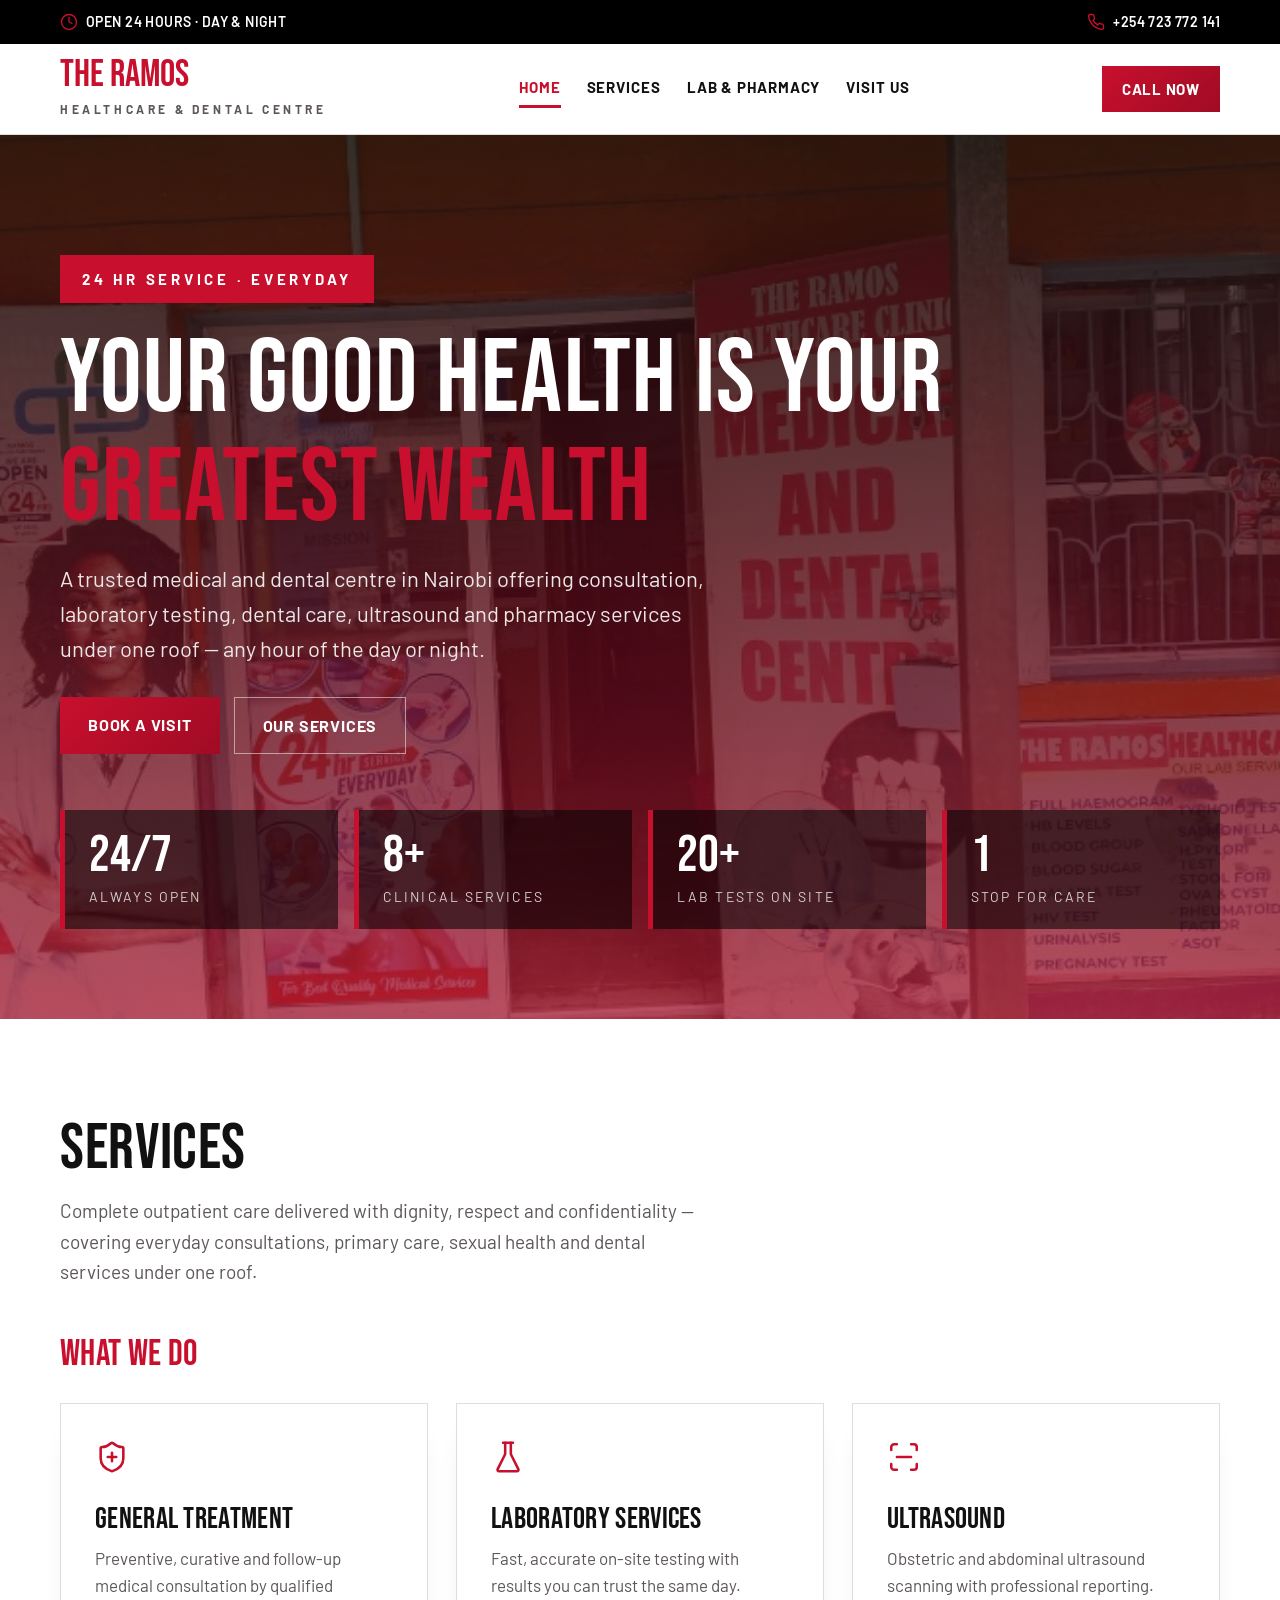
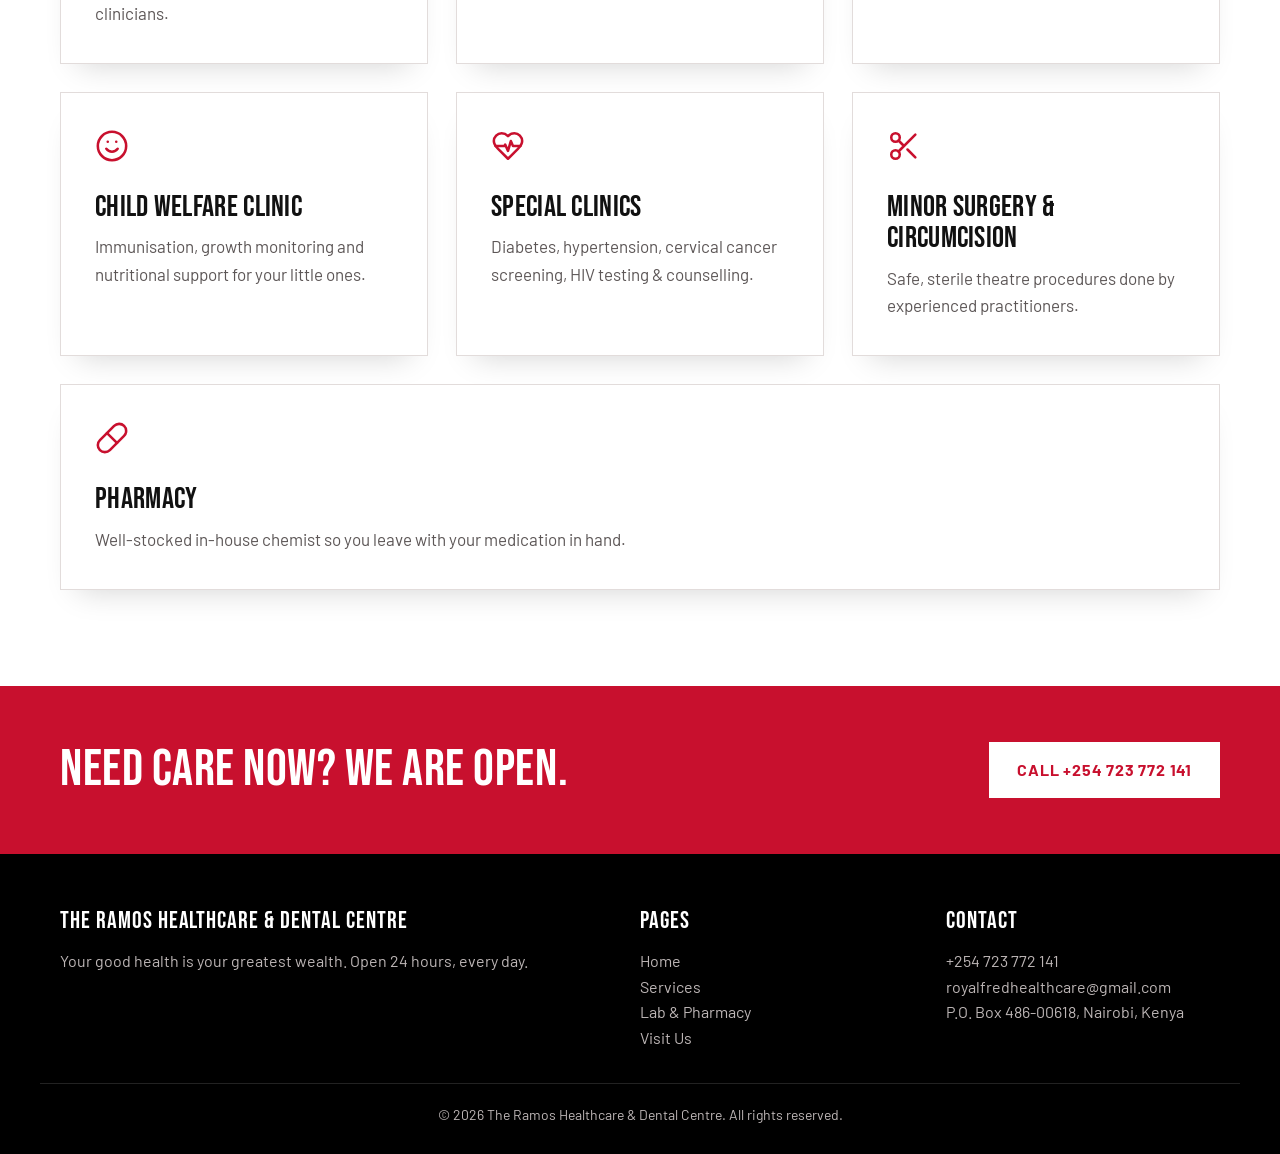
<file: index.html>
<!DOCTYPE html>
<html lang="en"><head><meta charset="utf-8"><meta name="viewport" content="width=device-width,initial-scale=1">
<title>Home | The Ramos Healthcare &amp; Dental Centre</title>
<meta name="description" content="24-hour medical and dental centre in Nairobi.">
<link rel="stylesheet" href="style.css"></head><body>
<main><div class="hero"><div class="wrap"><span class="tag">24 HR Service · Everyday</span>
<h1>Your good health is your <em>greatest wealth</em></h1>
<p>A trusted medical and dental centre in Nairobi offering consultation, laboratory testing, dental care, ultrasound and pharmacy services under one roof — any hour of the day or night.</p>
<div class="cta"><a class="btn" href="contact.html">Book a visit</a><a class="btn o" href="services.html">Our services</a></div>
<div class="stats"><div class="stat"><b>24/7</b><span>Always open</span></div><div class="stat"><b>8+</b><span>Clinical services</span></div><div class="stat"><b>20+</b><span>Lab tests on site</span></div><div class="stat"><b>1</b><span>Stop for care</span></div></div></div></div>
<section><div class="wrap"><div class="head"><h2>Services</h2><p>Complete outpatient care delivered with dignity, respect and confidentiality — covering everyday consultations, primary care, sexual health and dental services under one roof.</p></div><h3 class="sub">What we do</h3><div class="grid">
<div class="card"><svg class="i"><use href="#shield"/></svg><h3>General Treatment</h3><p>Preventive, curative and follow-up medical consultation by qualified clinicians.</p></div>
<div class="card"><svg class="i"><use href="#flask"/></svg><h3>Laboratory Services</h3><p>Fast, accurate on-site testing with results you can trust the same day.</p></div>
<div class="card"><svg class="i"><use href="#scan"/></svg><h3>Ultrasound</h3><p>Obstetric and abdominal ultrasound scanning with professional reporting.</p></div>
<div class="card"><svg class="i"><use href="#smile"/></svg><h3>Child Welfare Clinic</h3><p>Immunisation, growth monitoring and nutritional support for your little ones.</p></div>
<div class="card"><svg class="i"><use href="#heart"/></svg><h3>Special Clinics</h3><p>Diabetes, hypertension, cervical cancer screening, HIV testing &amp; counselling.</p></div>
<div class="card"><svg class="i"><use href="#cut"/></svg><h3>Minor Surgery &amp; Circumcision</h3><p>Safe, sterile theatre procedures done by experienced practitioners.</p></div>
<div class="card"><svg class="i"><use href="#pill"/></svg><h3>Pharmacy</h3><p>Well-stocked in-house chemist so you leave with your medication in hand.</p></div></div></div></section>
<div class="band"><div class="wrap"><h2>Need care now? We are open.</h2><a class="btn" href="tel:+254723772141">Call +254 723 772 141</a></div></div></main>
<script src="site.js"></script></body></html>
</file>
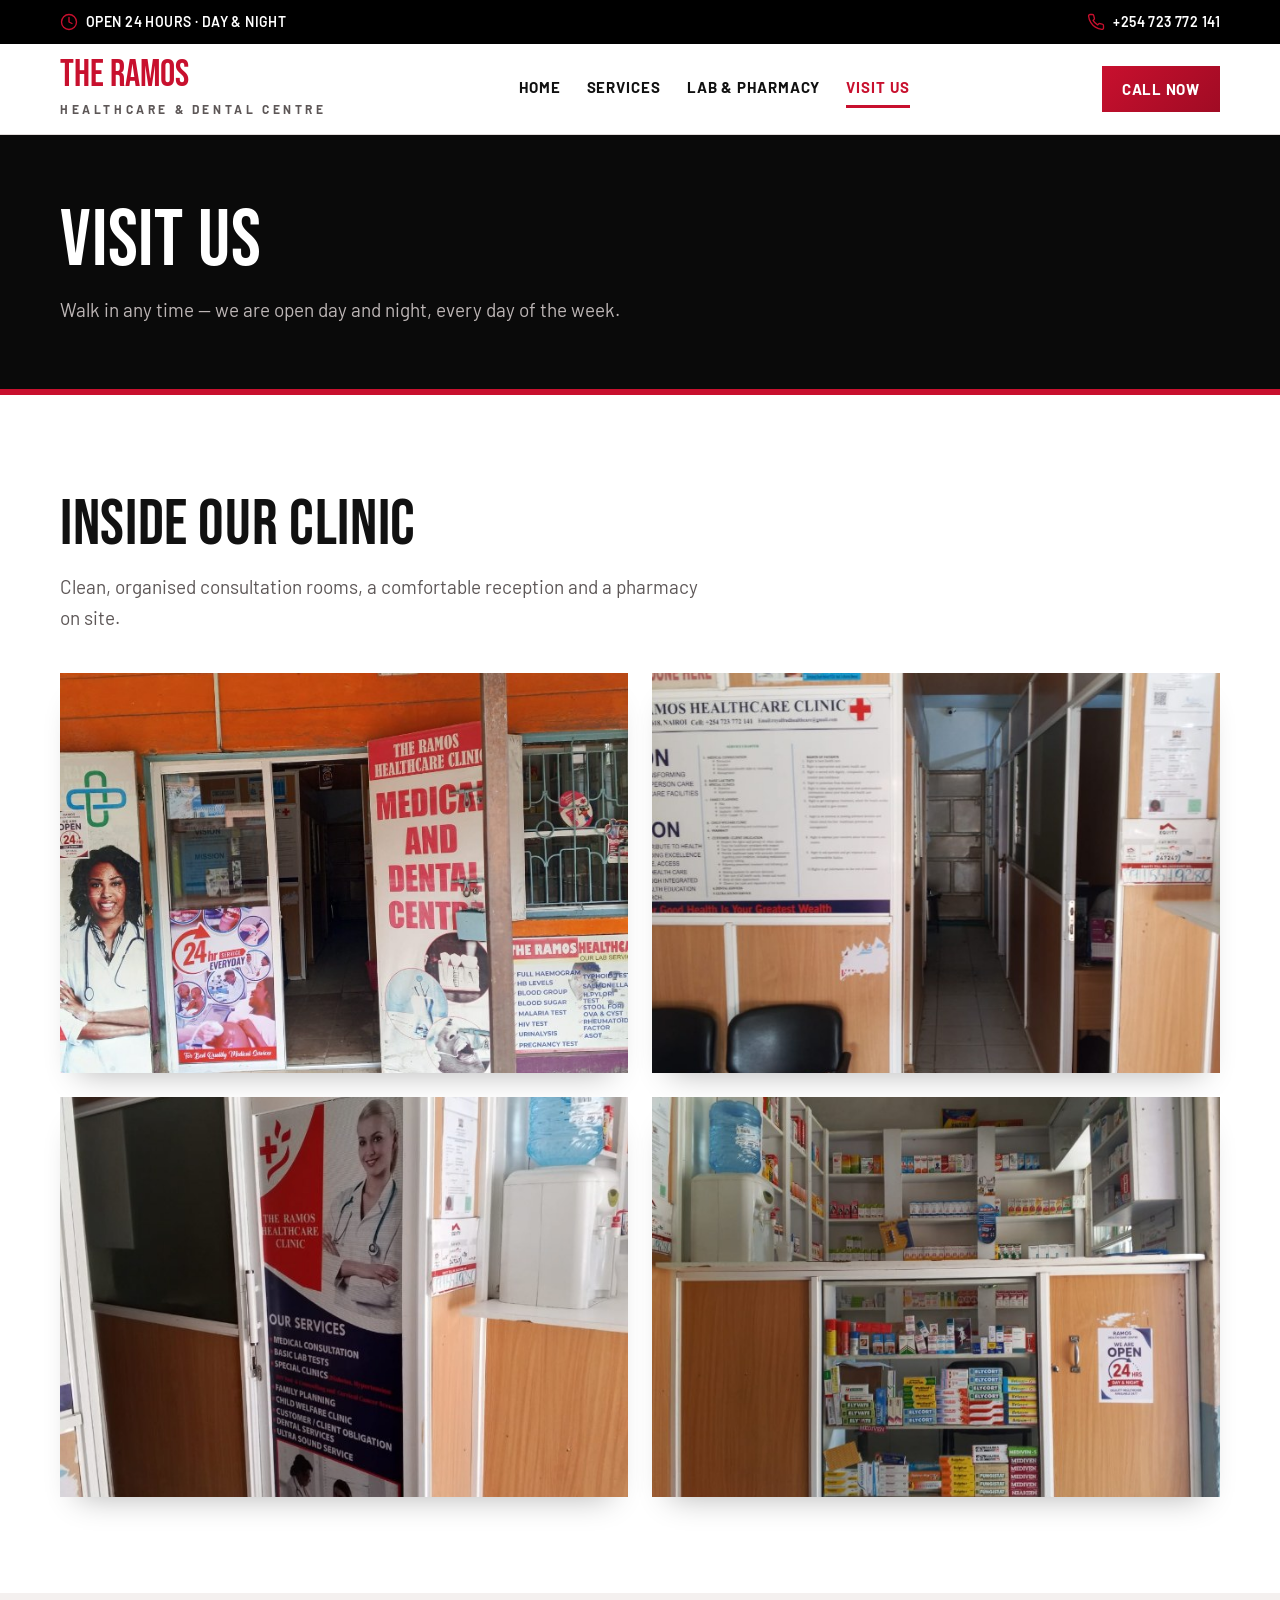
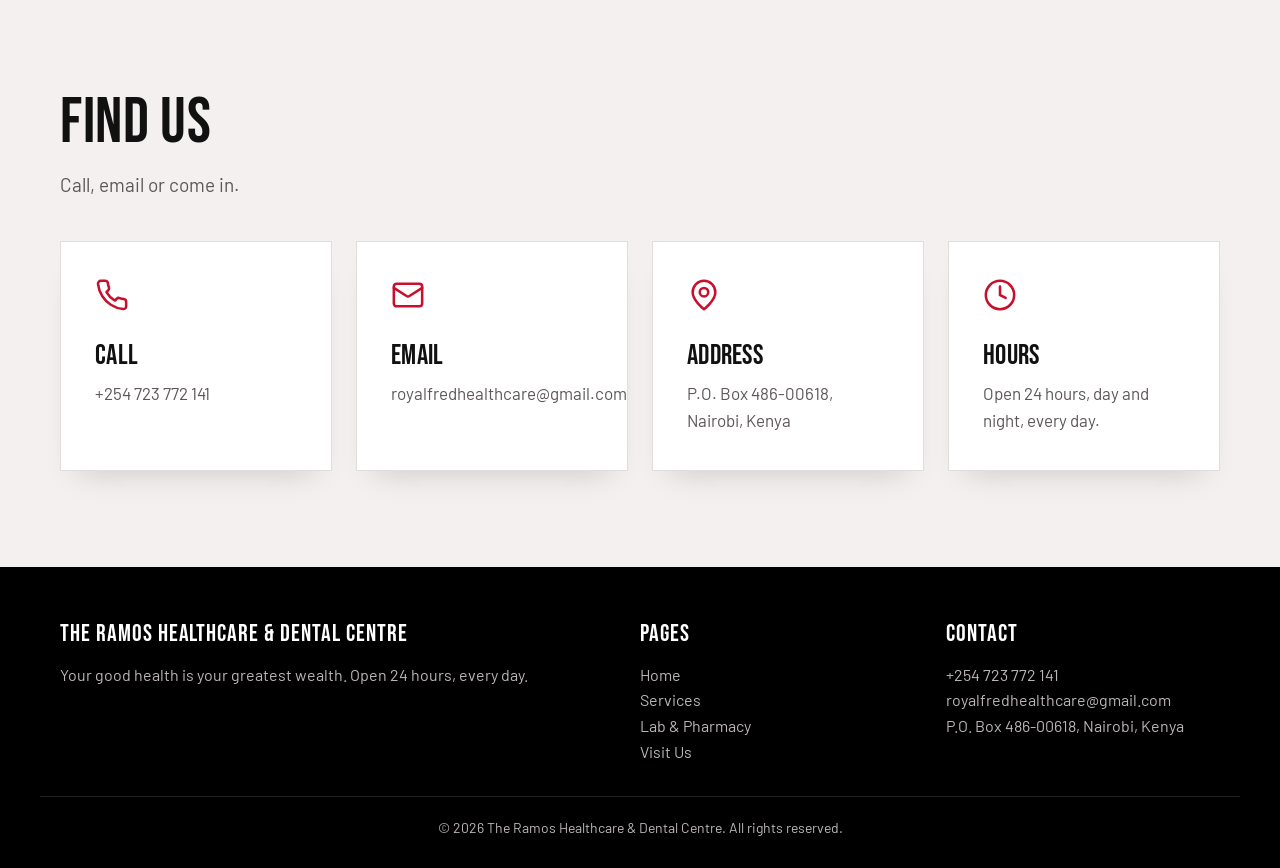
<file: contact.html>
<!DOCTYPE html>
<html lang="en"><head><meta charset="utf-8"><meta name="viewport" content="width=device-width,initial-scale=1">
<title>Visit Us | The Ramos Healthcare &amp; Dental Centre</title>
<meta name="description" content="Contact details, address and clinic photos.">
<link rel="stylesheet" href="style.css"></head><body>
<main><div class="pagehead"><div class="wrap"><h1>Visit us</h1><p>Walk in any time — we are open day and night, every day of the week.</p></div></div>
<section><div class="wrap"><div class="head"><h2>Inside our clinic</h2><p>Clean, organised consultation rooms, a comfortable reception and a pharmacy on site.</p></div><div class="gal"><img src="images/clinic-front.jpg" alt="Clinic entrance" loading="lazy"><img src="images/reception.jpg" alt="Reception and waiting area" loading="lazy"><img src="images/poster-door.jpg" alt="Services poster at the consultation room door" loading="lazy"><img src="images/pharmacy.jpg" alt="On-site pharmacy" loading="lazy"></div></div></section>

<section class="grey"><div class="wrap"><div class="head"><h2>Find us</h2><p>Call, email or come in.</p></div><div class="contact">
<div class="card"><svg class="i"><use href="#phone"/></svg><h3>Call</h3><p><a href="tel:+254723772141">+254 723 772 141</a></p></div>
<div class="card"><svg class="i"><use href="#mail"/></svg><h3>Email</h3><p><a href="mailto:royalfredhealthcare@gmail.com">royalfredhealthcare@gmail.com</a></p></div>
<div class="card"><svg class="i"><use href="#pin"/></svg><h3>Address</h3><p>P.O. Box 486-00618, Nairobi, Kenya</p></div>
<div class="card"><svg class="i"><use href="#clock"/></svg><h3>Hours</h3><p>Open 24 hours, day and night, every day.</p></div></div></div></section>
</main>
<script src="site.js"></script></body></html>
</file>
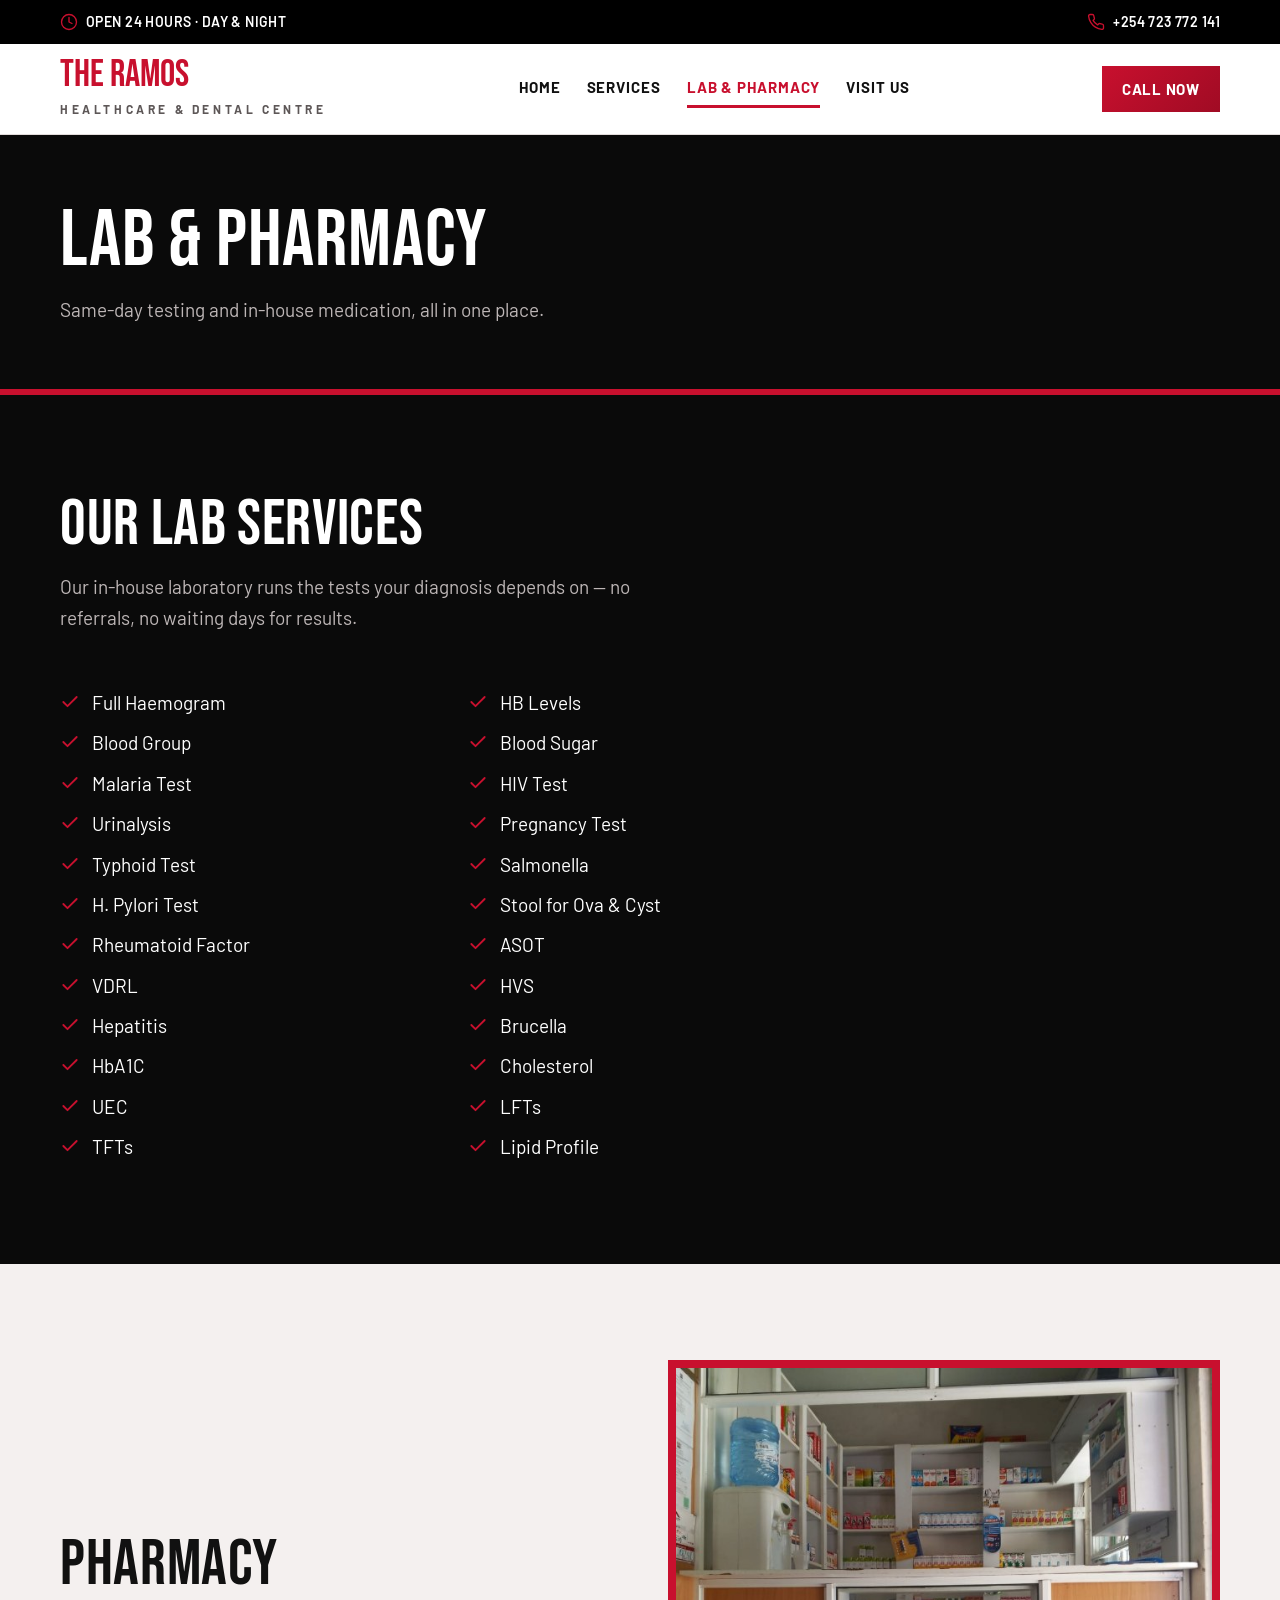
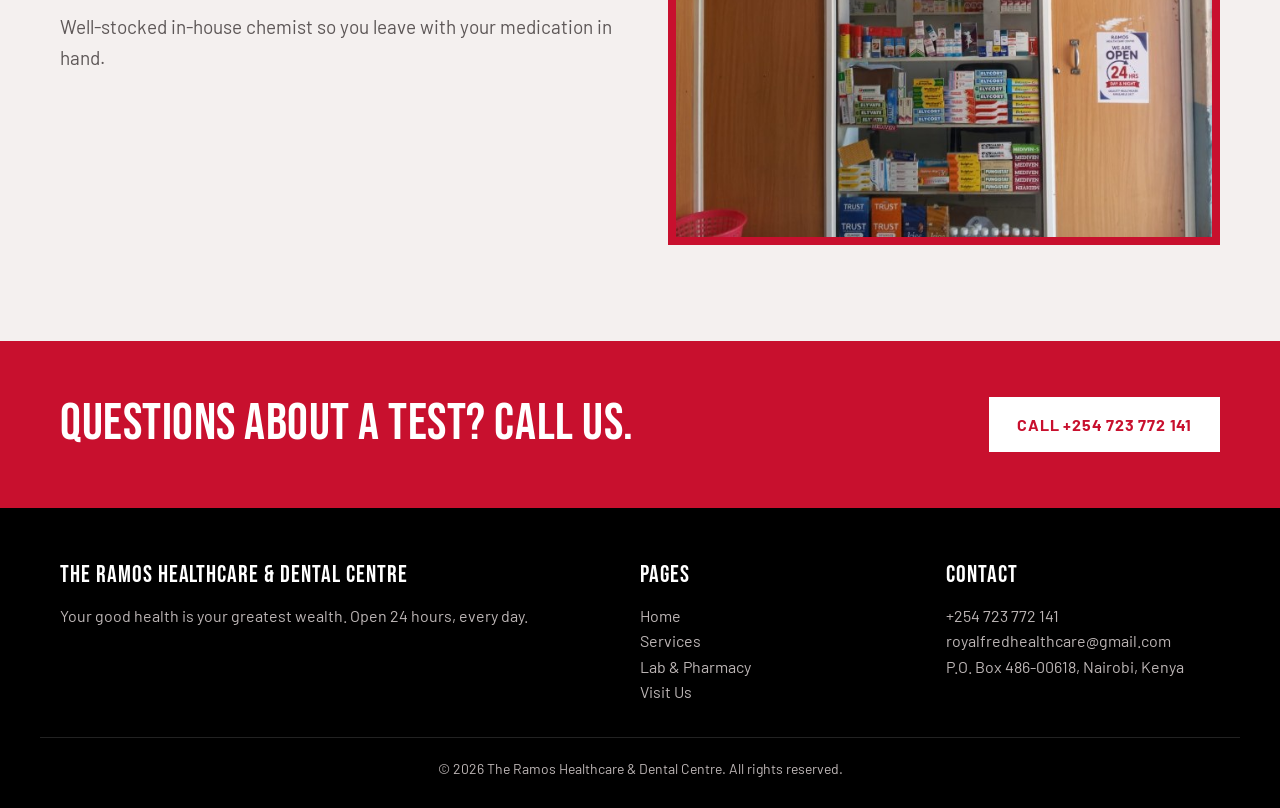
<file: lab.html>
<!DOCTYPE html>
<html lang="en"><head><meta charset="utf-8"><meta name="viewport" content="width=device-width,initial-scale=1">
<title>Lab &amp; Pharmacy | The Ramos Healthcare &amp; Dental Centre</title>
<meta name="description" content="On-site laboratory tests and pharmacy.">
<link rel="stylesheet" href="style.css"></head><body>
<main><div class="pagehead"><div class="wrap"><h1>Lab &amp; pharmacy</h1><p>Same-day testing and in-house medication, all in one place.</p></div></div>
<section class="dark"><div class="wrap"><div class="head"><h2>Our lab services</h2><p>Our in-house laboratory runs the tests your diagnosis depends on — no referrals, no waiting days for results.</p></div><div class="labs"><ul class="ck"><li>Full Haemogram</li><li>Blood Group</li><li>Malaria Test</li><li>Urinalysis</li><li>Typhoid Test</li><li>H. Pylori Test</li><li>Rheumatoid Factor</li><li>VDRL</li><li>Hepatitis</li><li>HbA1C</li><li>UEC</li><li>TFTs</li></ul><ul class="ck"><li>HB Levels</li><li>Blood Sugar</li><li>HIV Test</li><li>Pregnancy Test</li><li>Salmonella</li><li>Stool for Ova &amp; Cyst</li><li>ASOT</li><li>HVS</li><li>Brucella</li><li>Cholesterol</li><li>LFTs</li><li>Lipid Profile</li></ul></div></div></section>

<section class="grey"><div class="wrap split"><div class="head"><h2>Pharmacy</h2><p>Well-stocked in-house chemist so you leave with your medication in hand.</p></div><img class="shot" src="images/pharmacy.jpg" alt="Our on-site pharmacy shelves" loading="lazy"></div></section>
<div class="band"><div class="wrap"><h2>Questions about a test? Call us.</h2><a class="btn" href="tel:+254723772141">Call +254 723 772 141</a></div></div></main>
<script src="site.js"></script></body></html>
</file>
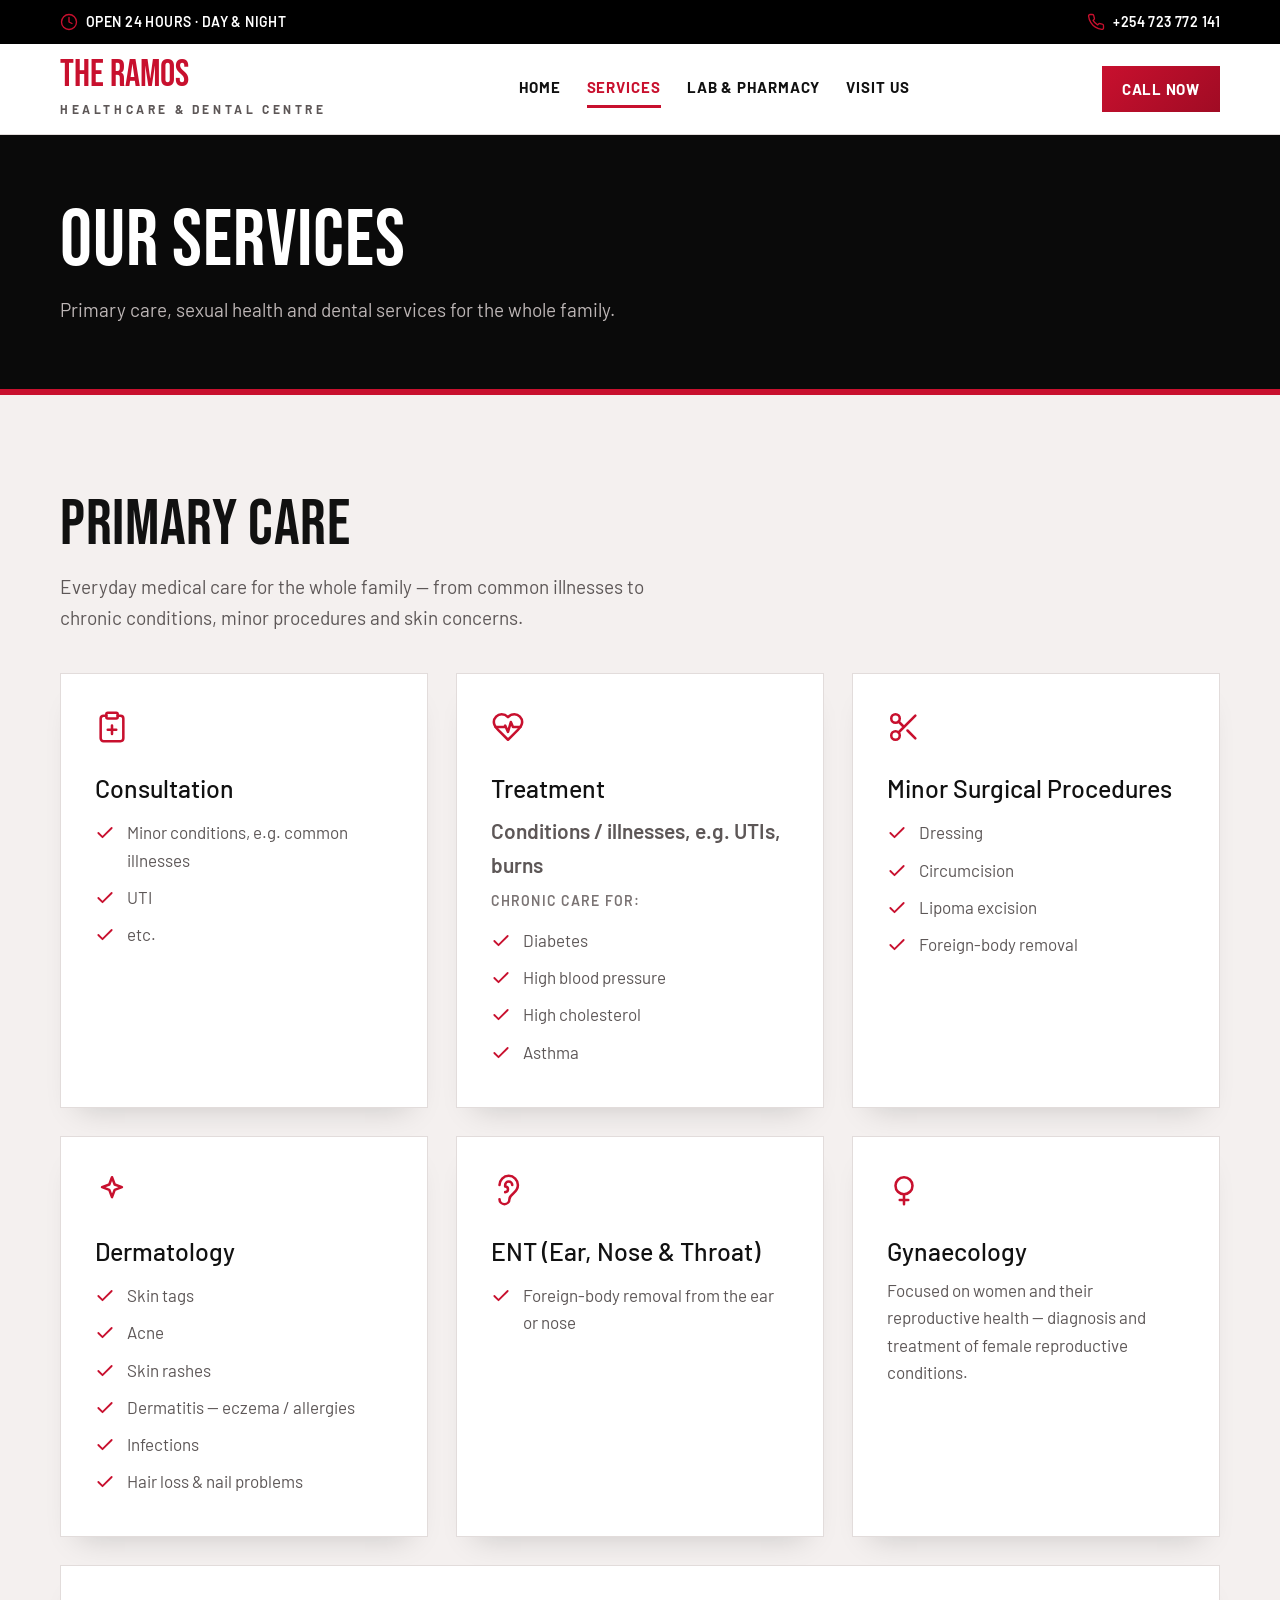
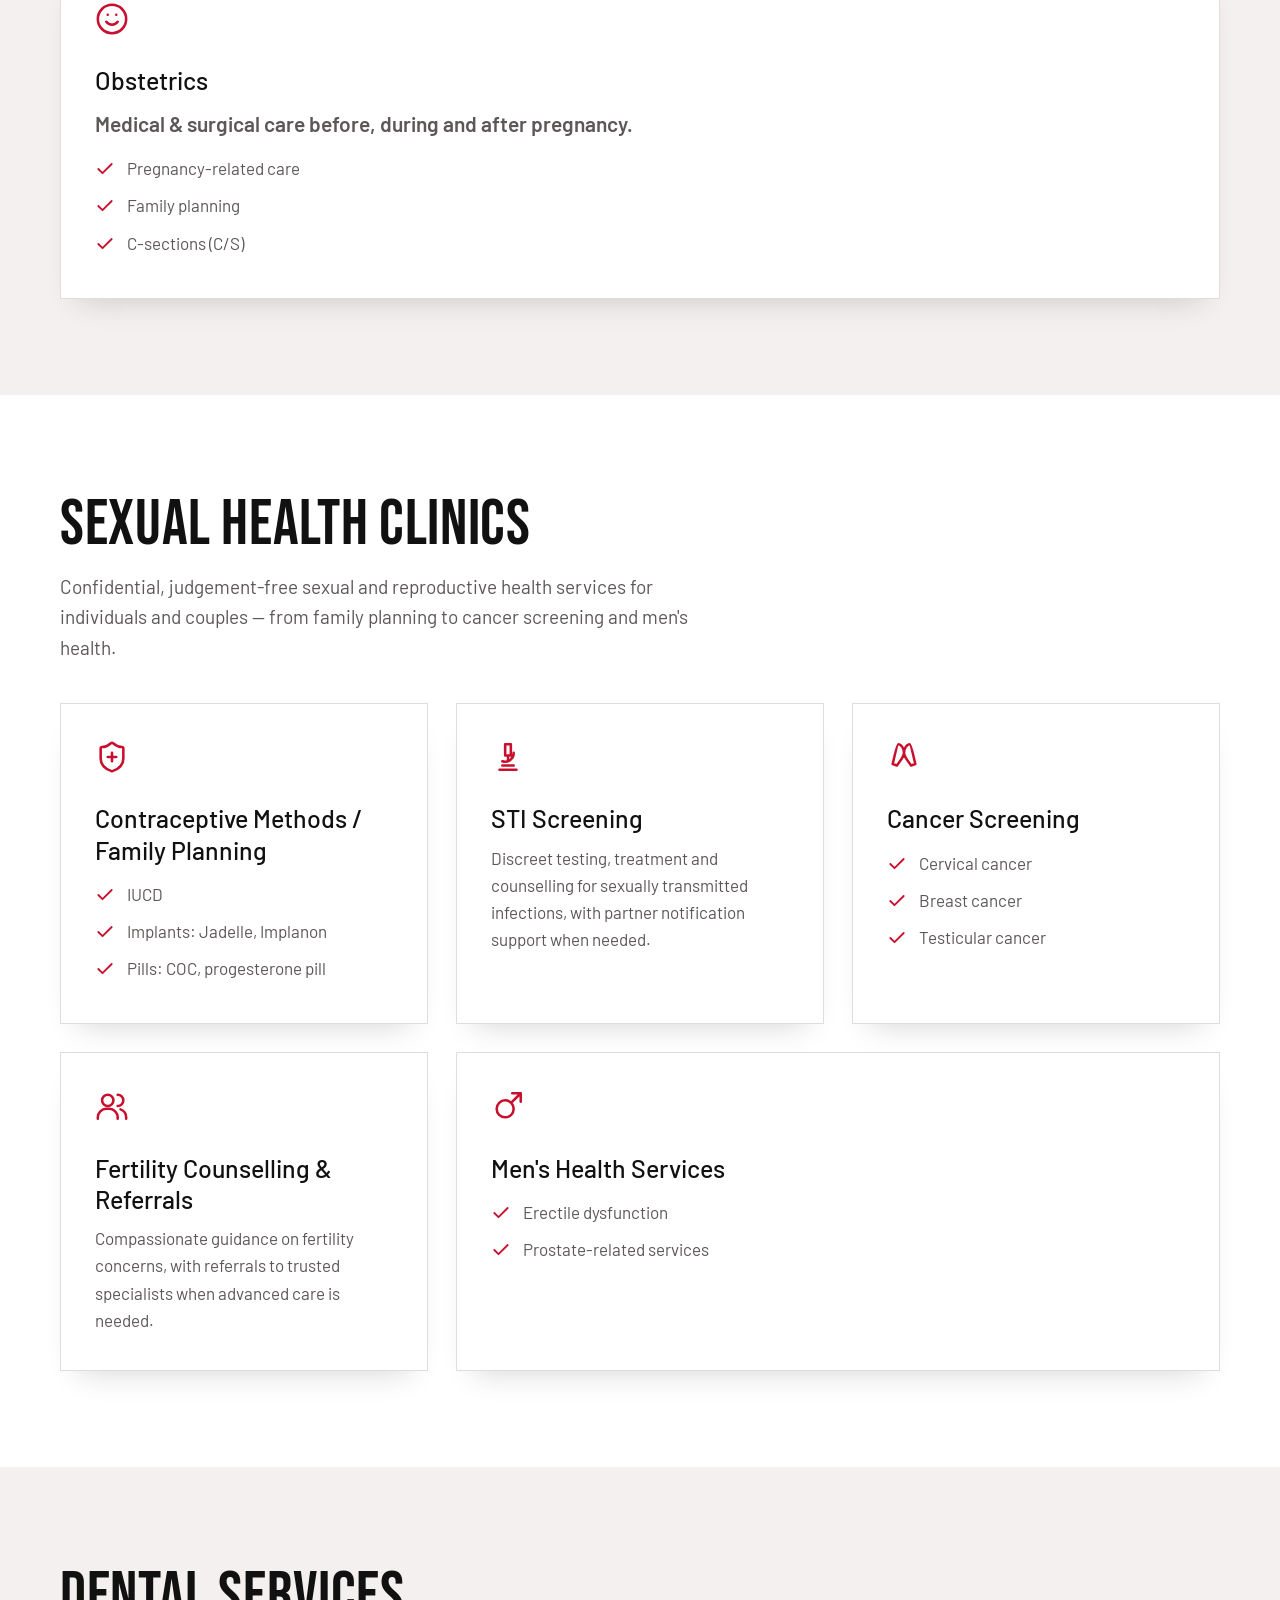
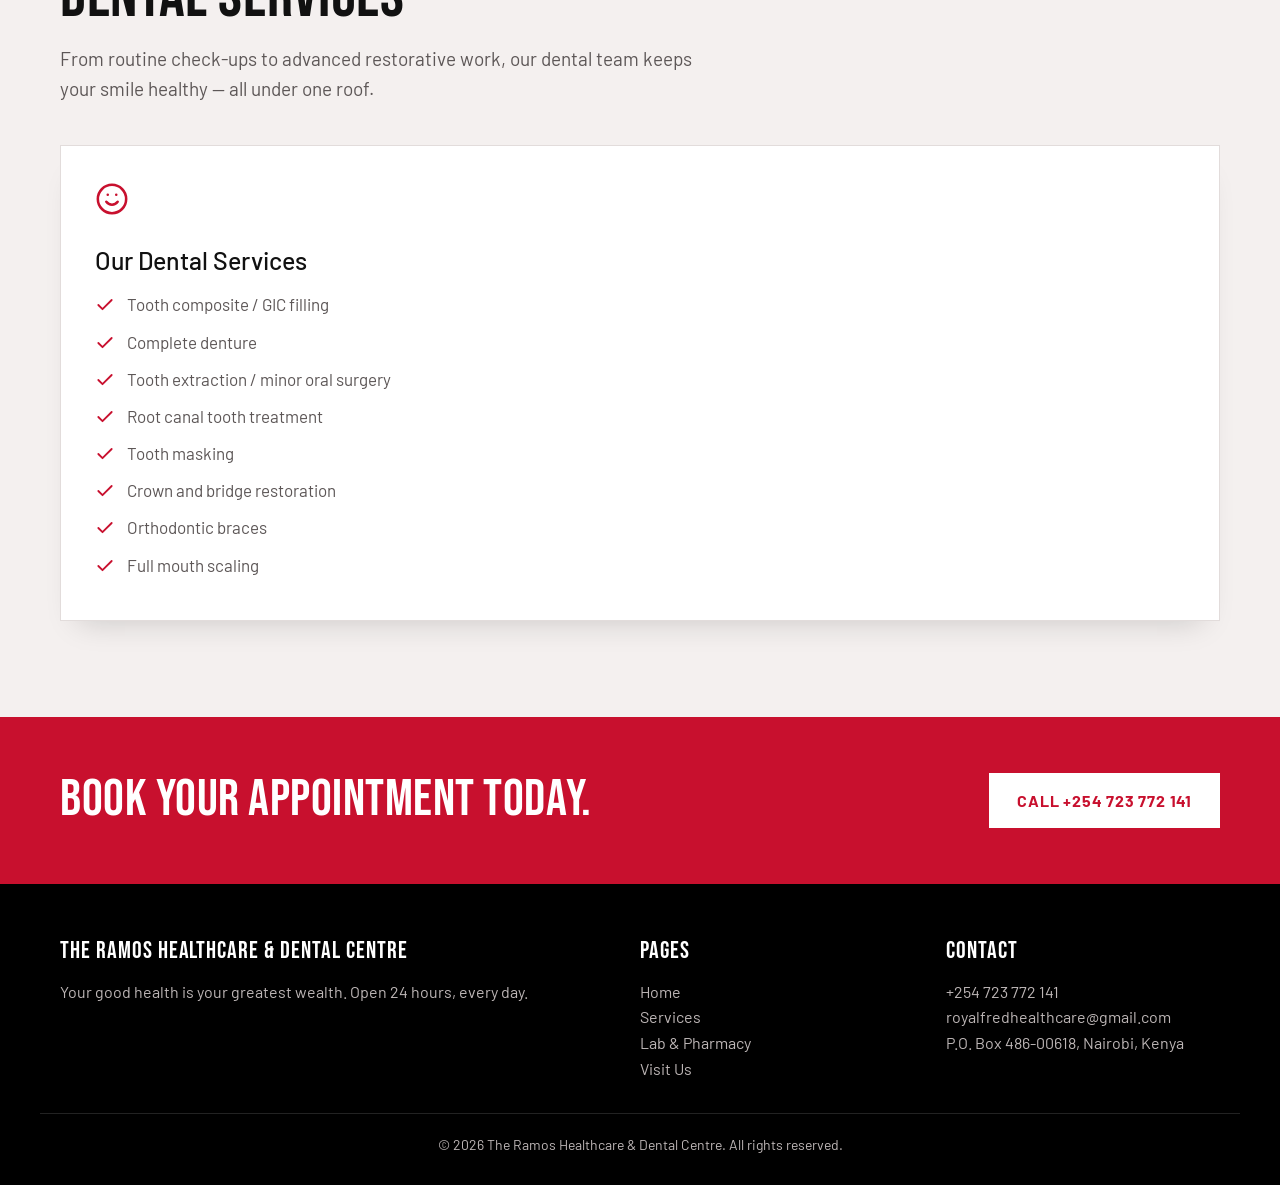
<file: services.html>
<!DOCTYPE html>
<html lang="en"><head><meta charset="utf-8"><meta name="viewport" content="width=device-width,initial-scale=1">
<title>Services | The Ramos Healthcare &amp; Dental Centre</title>
<meta name="description" content="Primary care, sexual health and dental services.">
<link rel="stylesheet" href="style.css"></head><body>
<main><div class="pagehead"><div class="wrap"><h1>Our services</h1><p>Primary care, sexual health and dental services for the whole family.</p></div></div>
<section class="grey"><div class="wrap"><div class="head"><h2>Primary care</h2><p>Everyday medical care for the whole family — from common illnesses to chronic conditions, minor procedures and skin concerns.</p></div><div class="grid">
<div class="card plain"><svg class="i"><use href="#clip"/></svg><h3>Consultation</h3><ul class="ck"><li>Minor conditions, e.g. common illnesses</li><li>UTI</li><li>etc.</li></ul></div>
<div class="card plain"><svg class="i"><use href="#heart"/></svg><h3>Treatment</h3><h4>Conditions / illnesses, e.g. UTIs, burns</h4><div class="cl">Chronic care for:</div><ul class="ck"><li>Diabetes</li><li>High blood pressure</li><li>High cholesterol</li><li>Asthma</li></ul></div>
<div class="card plain"><svg class="i"><use href="#cut"/></svg><h3>Minor Surgical Procedures</h3><ul class="ck"><li>Dressing</li><li>Circumcision</li><li>Lipoma excision</li><li>Foreign-body removal</li></ul></div>
<div class="card plain"><svg class="i"><use href="#spark"/></svg><h3>Dermatology</h3><ul class="ck"><li>Skin tags</li><li>Acne</li><li>Skin rashes</li><li>Dermatitis — eczema / allergies</li><li>Infections</li><li>Hair loss &amp; nail problems</li></ul></div>
<div class="card plain"><svg class="i"><use href="#ear"/></svg><h3>ENT (Ear, Nose &amp; Throat)</h3><ul class="ck"><li>Foreign-body removal from the ear or nose</li></ul></div>
<div class="card plain"><svg class="i"><use href="#venus"/></svg><h3>Gynaecology</h3><p>Focused on women and their reproductive health — diagnosis and treatment of female reproductive conditions.</p></div>
<div class="card plain"><svg class="i"><use href="#smile"/></svg><h3>Obstetrics</h3><h4>Medical &amp; surgical care before, during and after pregnancy.</h4><ul class="ck"><li>Pregnancy-related care</li><li>Family planning</li><li>C-sections (C/S)</li></ul></div></div></div></section>

<section><div class="wrap"><div class="head"><h2>Sexual health clinics</h2><p>Confidential, judgement-free sexual and reproductive health services for individuals and couples — from family planning to cancer screening and men's health.</p></div><div class="grid">
<div class="card plain"><svg class="i"><use href="#shield"/></svg><h3>Contraceptive Methods / Family Planning</h3><ul class="ck"><li>IUCD</li><li>Implants: Jadelle, Implanon</li><li>Pills: COC, progesterone pill</li></ul></div>
<div class="card plain"><svg class="i"><use href="#micro"/></svg><h3>STI Screening</h3><p>Discreet testing, treatment and counselling for sexually transmitted infections, with partner notification support when needed.</p></div>
<div class="card plain"><svg class="i"><use href="#ribbon"/></svg><h3>Cancer Screening</h3><ul class="ck"><li>Cervical cancer</li><li>Breast cancer</li><li>Testicular cancer</li></ul></div>
<div class="card plain"><svg class="i"><use href="#users"/></svg><h3>Fertility Counselling &amp; Referrals</h3><p>Compassionate guidance on fertility concerns, with referrals to trusted specialists when advanced care is needed.</p></div>
<div class="card plain"><svg class="i"><use href="#mars"/></svg><h3>Men's Health Services</h3><ul class="ck"><li>Erectile dysfunction</li><li>Prostate-related services</li></ul></div></div></div></section>

<section class="grey"><div class="wrap"><div class="head"><h2>Dental services</h2><p>From routine check-ups to advanced restorative work, our dental team keeps your smile healthy — all under one roof.</p></div><div class="grid one">
<div class="card plain"><svg class="i"><use href="#smile"/></svg><h3>Our Dental Services</h3><ul class="ck"><li>Tooth composite / GIC filling</li><li>Complete denture</li><li>Tooth extraction / minor oral surgery</li><li>Root canal tooth treatment</li><li>Tooth masking</li><li>Crown and bridge restoration</li><li>Orthodontic braces</li><li>Full mouth scaling</li></ul></div></div></div></section>
<div class="band"><div class="wrap"><h2>Book your appointment today.</h2><a class="btn" href="tel:+254723772141">Call +254 723 772 141</a></div></div></main>
<script src="site.js"></script></body></html>
</file>
<file: style.css>
@import url('https://fonts.googleapis.com/css2?family=Barlow:wght@400;500;600;700&family=Bebas+Neue&display=swap');
:root{--tick:url("data:image/svg+xml,%3Csvg xmlns='http://www.w3.org/2000/svg' viewBox='0 0 24 24' fill='none' stroke='black' stroke-width='2.2' stroke-linecap='round' stroke-linejoin='round'%3E%3Cpath d='M20 6 9 17l-5-5'/%3E%3C/svg%3E");--red:#c8102e;--red-d:#a00b24;--black:#0a0a0a;--ink:#111;--mute:#5d5757;--grey:#f4f0ef;--line:#e2dcdb}
*{box-sizing:border-box;margin:0;padding:0}
html{scroll-behavior:smooth}
body{font-family:'Barlow',system-ui,sans-serif;color:var(--ink);background:#fff;line-height:1.6;font-size:17px}
img{max-width:100%;display:block}
a{color:inherit;text-decoration:none}
h1,h2,h3{font-family:'Bebas Neue',Impact,sans-serif;font-weight:400;line-height:1.05;letter-spacing:.01em}
.wrap{max-width:1200px;margin:0 auto;padding:0 20px}
.topbar{background:#000;color:#fff;font-weight:600;font-size:14px;letter-spacing:.03em;text-transform:uppercase}
.topbar .wrap{display:flex;justify-content:space-between;align-items:center;gap:10px;padding-top:11px;padding-bottom:11px}
.topbar span,.topbar a{display:flex;align-items:center;gap:8px;white-space:nowrap}
.topbar svg{color:var(--red);width:18px;height:18px;flex:none}
header{background:#fff;border-bottom:1px solid var(--line);position:sticky;top:0;z-index:50}
header .wrap{display:flex;align-items:center;justify-content:space-between;gap:14px;padding-top:12px;padding-bottom:12px}
.logo{display:block}
.logo b{font-family:'Bebas Neue',sans-serif;font-weight:400;font-size:38px;color:var(--red);line-height:1;display:block}
.logo small{font-weight:700;font-size:12px;letter-spacing:.3em;color:var(--mute);text-transform:uppercase}
nav{display:flex;align-items:center;gap:26px}
nav a.l{font-weight:700;text-transform:uppercase;letter-spacing:.06em;font-size:15px;padding:6px 0;border-bottom:3px solid transparent}
nav a.l:hover,nav a.l.on{border-color:var(--red);color:var(--red)}
.btn{display:inline-block;background:linear-gradient(135deg,var(--red),var(--red-d));color:#fff;font-weight:700;text-transform:uppercase;letter-spacing:.05em;padding:15px 28px;border:0;cursor:pointer;font-size:16px}
.btn:hover{background:var(--black)}
.btn.o{background:transparent;border:1px solid rgba(255,255,255,.5)}
.btn.o:hover{background:#fff;color:var(--black)}
.btn.sm{padding:11px 20px;font-size:15px}
.menu{display:none;background:none;border:1px solid var(--line);width:44px;height:44px;cursor:pointer}
.menu span{display:block;width:20px;height:2px;background:var(--ink);margin:5px auto}
a:focus-visible,button:focus-visible{outline:3px solid var(--red);outline-offset:2px}
.hero{position:relative;color:#fff;background:#222 url(images/clinic-front.jpg) center/cover;padding:120px 0 90px}
.hero:before{content:"";position:absolute;inset:0;background:linear-gradient(180deg,rgba(10,10,10,.78),rgba(160,11,36,.72))}
.hero .wrap{position:relative}
.tag{display:inline-block;background:var(--red);color:#fff;font-weight:700;letter-spacing:.25em;text-transform:uppercase;padding:12px 22px;font-size:15px}
.hero h1{font-size:clamp(52px,9vw,104px);margin:22px 0 18px;max-width:820px}
.hero h1 em{font-style:normal;color:var(--red)}
.hero p{font-size:20px;max-width:620px;color:#ece6e6}
.cta{display:flex;flex-wrap:wrap;gap:14px;margin-top:30px}
.stats{display:grid;grid-template-columns:repeat(4,1fr);gap:16px;margin-top:56px}
.stat{background:rgba(0,0,0,.55);border-left:5px solid var(--red);padding:20px 24px}
.stat b{font-family:'Bebas Neue',sans-serif;font-weight:400;font-size:52px;line-height:1;display:block}
.stat span{text-transform:uppercase;letter-spacing:.15em;font-size:14px;color:#d6cfcf}
section{padding:80px 0}
.grey{background:var(--grey)}
.dark{background:var(--black);color:#fff}
.head h2{font-size:clamp(40px,6vw,64px)}
.head p{color:var(--mute);font-size:19px;max-width:640px;margin-top:14px}
.dark .head p{color:#bdb6b6}
.sub{color:var(--red);font-size:36px;margin:48px 0 -10px}
.grid{display:grid;grid-template-columns:repeat(3,1fr);gap:28px;margin-top:40px}
.grid>.card:last-child:nth-child(3n+1){grid-column:span 3}
.grid>.card:last-child:nth-child(3n+2){grid-column:span 2}
.grid.one{grid-template-columns:minmax(0,680px)}
.grid.one>.card{grid-column:auto}
.card{background:#fff;border:1px solid var(--line);padding:32px 30px;box-shadow:0 18px 30px -18px rgba(0,0,0,.18)}
.card svg.i{width:34px;height:34px;color:var(--red);margin-bottom:22px}
.card h3{font-size:30px;margin-bottom:10px}
.card h4{font-weight:600;font-size:21px;margin-bottom:8px;color:var(--mute)}
.card p{color:var(--mute)}
.card .cl{font-size:14px;font-weight:600;letter-spacing:.08em;text-transform:uppercase;color:#7b7474;margin:6px 0}
.ck{list-style:none;margin-top:10px}
.ck li{display:flex;gap:12px;padding:5px 0;color:var(--mute)}
.ck li:before{content:'';flex:none;width:20px;height:20px;margin-top:4px;background:var(--red);-webkit-mask:var(--tick) center/contain no-repeat;mask:var(--tick) center/contain no-repeat}
.card.plain h3{font-family:'Barlow',sans-serif;font-weight:500;font-size:25px;line-height:1.25;letter-spacing:0}
.labs{display:grid;grid-template-columns:repeat(2,1fr);gap:0 56px;margin-top:40px;max-width:760px}
.labs .ck li{color:#fff;font-size:19px}
.split{display:grid;grid-template-columns:1fr 1fr;gap:56px;align-items:center}
.split>*{min-width:0}
.shot{border:8px solid var(--red);margin-top:50px;max-width:760px}
.split .shot{margin:0;max-width:none;width:100%;height:auto}
.gal{display:grid;grid-template-columns:repeat(2,1fr);gap:24px;margin-top:40px}
.gal img{width:100%;height:400px;object-fit:cover;box-shadow:0 18px 30px -18px rgba(0,0,0,.3)}
.contact{display:grid;grid-template-columns:repeat(auto-fit,minmax(250px,1fr));gap:24px;margin-top:40px}
.contact h3{font-size:28px}
.band{background:var(--red);color:#fff;padding:56px 0}
.band .wrap{display:flex;flex-wrap:wrap;justify-content:space-between;align-items:center;gap:20px}
.band h2{font-size:clamp(34px,5vw,52px)}
.band .btn{background:#fff;color:var(--red)}
.band .btn:hover{background:var(--black);color:#fff}
.pagehead{background:var(--black);color:#fff;padding:64px 0;border-bottom:6px solid var(--red)}
.pagehead p{color:#bdb6b6;font-size:19px;max-width:620px;margin-top:12px}
.pagehead h1{font-size:clamp(48px,8vw,80px)}
footer{background:#000;color:#bdb6b6;padding:48px 0 28px;font-size:16px}
footer .wrap{display:grid;grid-template-columns:2fr 1fr 1fr;gap:32px}
footer h4{font-family:'Bebas Neue',sans-serif;font-weight:400;color:#fff;font-size:24px;letter-spacing:.04em;margin-bottom:8px}
footer a:hover{color:#fff}
.copy{border-top:1px solid #222;margin-top:32px;padding-top:20px;font-size:14px;text-align:center}
svg.i,svg.t{fill:none;stroke:currentColor;stroke-width:1.8;stroke-linecap:round;stroke-linejoin:round}
@media(min-width:1100px){.hero h1{max-width:900px}.hero p{font-size:22px;max-width:680px}section{padding:96px 0}.card{padding:36px 34px}}
@media(max-width:1000px){.grid{grid-template-columns:repeat(2,1fr)}.grid>.card:last-child:nth-child(3n+1),.grid>.card:last-child:nth-child(3n+2){grid-column:auto}.grid>.card:last-child:nth-child(odd){grid-column:span 2}.grid.one>.card{grid-column:auto!important}.split{grid-template-columns:1fr;gap:32px}}
@media(max-width:820px){.grid,.gal{grid-template-columns:1fr}.grid>.card:last-child:nth-child(odd){grid-column:auto}.gal img{height:300px}
.menu{display:block}
nav{display:none;position:absolute;top:100%;left:0;right:0;background:#fff;flex-direction:column;align-items:stretch;gap:0;padding:8px 20px 20px;border-bottom:1px solid var(--line)}
nav.open{display:flex}
nav a.l{padding:14px 0;border-bottom:1px solid var(--line)}
header .wrap{position:relative}
header .btn.sm{display:none}
.stats{grid-template-columns:1fr 1fr}
.labs{gap:0 16px}
.labs .ck li{font-size:17px}
footer .wrap{grid-template-columns:1fr}
.topbar .t2{display:none}
section{padding:56px 0}}
@media(max-width:480px){.logo b{font-size:32px}.logo small{font-size:10px;letter-spacing:.2em}.hero{padding:60px 0 50px}.btn{padding:14px 22px}}
@media(prefers-reduced-motion:reduce){html{scroll-behavior:auto}}
</file>
